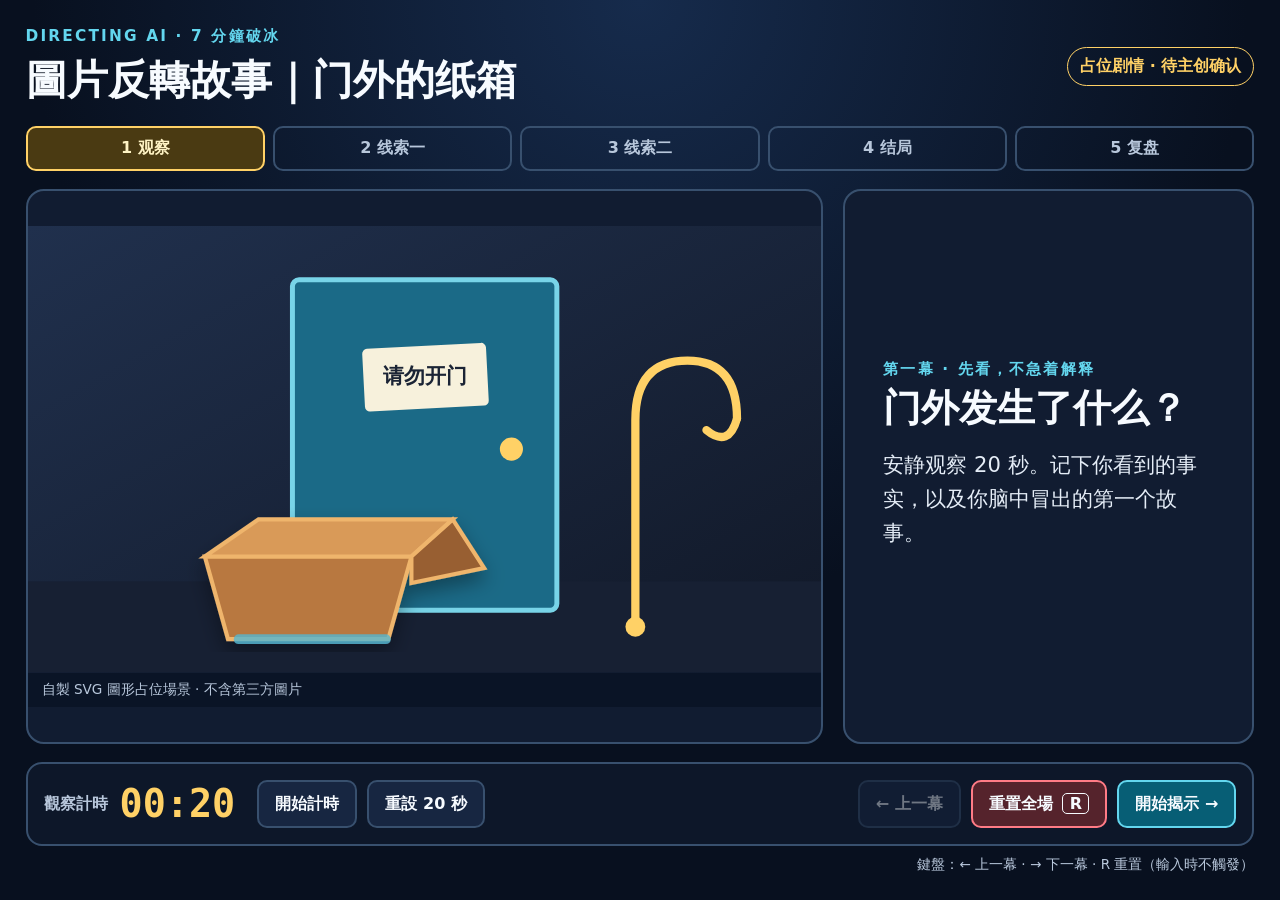
<file: index.html>
<!doctype html>
<html lang="zh-Hant">
<head>
  <meta charset="utf-8"><meta name="viewport" content="width=device-width, initial-scale=1"><meta name="color-scheme" content="dark">
  <title>圖片反轉故事｜離線課堂遊戲</title><link rel="stylesheet" href="styles.css">
</head>
<body>
<main class="game-shell" aria-labelledby="story-title">
  <header class="topbar"><div><p class="kicker">DIRECTING AI · 7 分鐘破冰</p><h1 id="story-title">圖片反轉故事</h1></div><p id="placeholder-notice" class="status-chip">占位劇情 · 待主創確認</p></header>
  <nav aria-label="故事進度"><ol id="progress" class="progress"></ol></nav>
  <section class="stage-grid">
    <figure id="scene" class="scene" role="img">
      <svg viewBox="0 0 960 540" aria-hidden="true" focusable="false">
        <defs><linearGradient id="wall" x1="0" y1="0" x2="1" y2="1"><stop offset="0" stop-color="#20304d"/><stop offset="1" stop-color="#111827"/></linearGradient><filter id="shadow"><feDropShadow dx="0" dy="12" stdDeviation="12" flood-opacity=".35"/></filter></defs>
        <rect width="960" height="540" fill="url(#wall)"/><rect y="430" width="960" height="110" fill="#172033"/>
        <rect x="320" y="65" width="320" height="400" rx="8" fill="#1b6a87" stroke="#78d4e8" stroke-width="6"/><circle cx="585" cy="270" r="14" fill="#ffd166"/>
        <rect x="406" y="145" width="150" height="76" rx="6" fill="#f7f1dc" transform="rotate(-3 481 183)"/><text id="scene-note" x="481" y="190" text-anchor="middle" fill="#1b2435" font-size="25" font-weight="800">请勿开门</text>
        <g filter="url(#shadow)"><path d="M214 400h250l-28 100H242z" fill="#b8783f" stroke="#efb56c" stroke-width="5"/><path d="M214 400l65-45h235l-50 45z" fill="#d99a59" stroke="#efb56c" stroke-width="5"/><path d="M464 400l50-45 38 59-88 18z" fill="#985e32" stroke="#efb56c" stroke-width="5"/><path d="M255 500h178" stroke="#56b7d1" stroke-width="12" stroke-linecap="round" opacity=".8"/></g>
        <g stroke="#ffd166" stroke-width="10" fill="none" stroke-linecap="round"><path d="M735 482V235q0-72 63-72 60 0 60 70"/><path d="M858 233q-10 36-37 14"/></g><circle cx="735" cy="485" r="12" fill="#ffd166"/>
      </svg><figcaption>自製 SVG 圖形占位場景 · 不含第三方圖片</figcaption>
    </figure>
    <article class="story-panel" aria-live="polite"><p id="eyebrow" class="eyebrow"></p><h2 id="stage-heading"></h2><p id="stage-prompt" class="prompt"></p><ul id="clue-list" class="clue-list" aria-label="已揭示線索"></ul></article>
  </section>
  <section class="teacher-console" aria-label="老師控制台">
    <div class="timer-block"><span class="timer-label">觀察計時</span><output id="timer" class="timer" aria-live="polite">00:20</output><div class="timer-actions"><button id="timer-toggle" type="button">開始計時</button><button id="timer-reset" type="button">重設 20 秒</button></div></div>
    <div class="navigation-actions"><button id="prev" class="secondary" type="button">← 上一幕</button><button id="reset" class="danger" type="button">重置全場 <span class="key">R</span></button><button id="next" class="primary" type="button">下一幕 →</button></div>
  </section>
  <p class="keyboard-help">鍵盤：← 上一幕 · → 下一幕 · R 重置（輸入時不觸發）</p>
  <noscript><p class="noscript">JavaScript 未啟用。請改開同資料夾中的 <a href="fallback.html">fallback.html 靜態降級版</a>。</p></noscript>
</main><script src="story-data.js"></script><script src="app.js"></script>
</body></html>
</file>
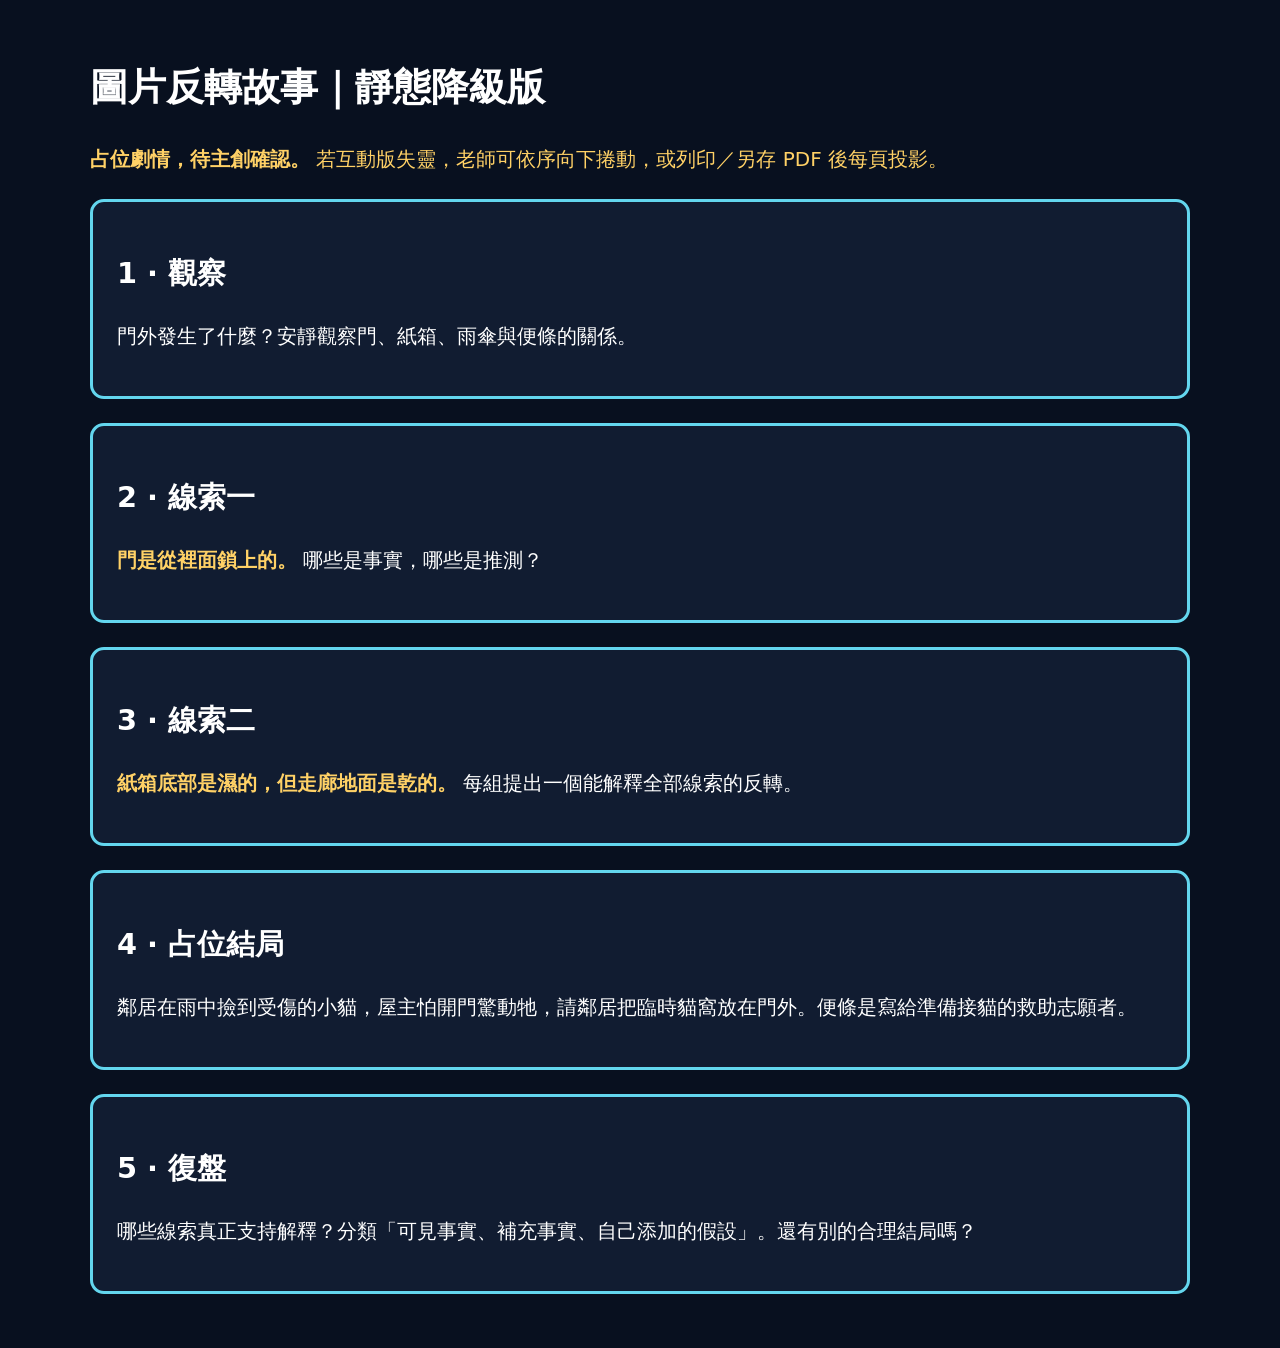
<file: fallback.html>
<!doctype html><html lang="zh-Hant"><head><meta charset="utf-8"><meta name="viewport" content="width=device-width,initial-scale=1"><title>圖片反轉故事｜靜態降級版</title><style>body{margin:0;background:#08101f;color:#fff;font:20px/1.6 system-ui,sans-serif}main{max-width:1100px;margin:auto;padding:30px}h1{font-size:2.4rem}.notice{color:#ffd166}section{margin:24px 0;padding:24px;border:3px solid #63d6ee;border-radius:14px;background:#111c31;break-inside:avoid}h2{font-size:1.8rem}strong{color:#ffd166}@media print{body{background:#fff;color:#000}section{background:#fff;border-color:#000;page-break-after:always}.notice,strong{color:#000}}</style></head><body><main><h1>圖片反轉故事｜靜態降級版</h1><p class="notice"><strong>占位劇情，待主創確認。</strong> 若互動版失靈，老師可依序向下捲動，或列印／另存 PDF 後每頁投影。</p><section><h2>1 · 觀察</h2><p>門外發生了什麼？安靜觀察門、紙箱、雨傘與便條的關係。</p></section><section><h2>2 · 線索一</h2><p><strong>門是從裡面鎖上的。</strong> 哪些是事實，哪些是推測？</p></section><section><h2>3 · 線索二</h2><p><strong>紙箱底部是濕的，但走廊地面是乾的。</strong> 每組提出一個能解釋全部線索的反轉。</p></section><section><h2>4 · 占位結局</h2><p>鄰居在雨中撿到受傷的小貓，屋主怕開門驚動牠，請鄰居把臨時貓窩放在門外。便條是寫給準備接貓的救助志願者。</p></section><section><h2>5 · 復盤</h2><p>哪些線索真正支持解釋？分類「可見事實、補充事實、自己添加的假設」。還有別的合理結局嗎？</p></section></main></body></html>
</file>
<file: styles.css>
:root{color-scheme:dark;--bg:#08101f;--panel:#111c31;--panel-2:#172641;--text:#f7fbff;--muted:#b8c7db;--cyan:#63d6ee;--yellow:#ffd166;--red:#ff7b86;--border:#38506e;font-family:Inter,ui-sans-serif,system-ui,-apple-system,"PingFang TC","Microsoft JhengHei",sans-serif}*{box-sizing:border-box}body{margin:0;min-width:320px;background:radial-gradient(circle at top,#162b4c 0,var(--bg) 55%);color:var(--text)}button{font:inherit}.game-shell{width:min(1500px,100%);min-height:100vh;margin:0 auto;padding:clamp(16px,2vw,32px);display:flex;flex-direction:column;gap:18px}.topbar{display:flex;align-items:center;justify-content:space-between;gap:20px}.kicker,.eyebrow{margin:0 0 6px;color:var(--cyan);font-size:clamp(.78rem,1.2vw,1rem);font-weight:800;letter-spacing:.14em;text-transform:uppercase}h1{margin:0;font-size:clamp(1.8rem,3.2vw,3.25rem)}.status-chip{margin:0;padding:8px 12px;border:1px solid var(--yellow);border-radius:999px;color:var(--yellow);font-weight:750;text-align:center}.progress{display:grid;grid-template-columns:repeat(5,1fr);gap:8px;padding:0;margin:0;list-style:none;counter-reset:stage}.progress li{counter-increment:stage;padding:10px 8px;border:2px solid var(--border);border-radius:10px;color:var(--muted);text-align:center;font-weight:750}.progress li::before{content:counter(stage) " "}.progress li.current{border-color:var(--yellow);background:#4a3a12;color:#fff3c4}.progress li.done{border-color:var(--cyan);background:#123847;color:#d9f9ff}.stage-grid{display:grid;grid-template-columns:minmax(0,1.55fr) minmax(330px,.8fr);gap:20px;flex:1;min-height:0}.scene,.story-panel{margin:0;border:2px solid var(--border);border-radius:18px;background:var(--panel);overflow:hidden}.scene{position:relative;display:flex;flex-direction:column;justify-content:center}.scene svg{display:block;width:100%;aspect-ratio:16/9}.scene figcaption{padding:8px 14px;background:#0a1426;color:var(--muted);font-size:.85rem}.story-panel{padding:clamp(22px,3vw,46px);display:flex;flex-direction:column;justify-content:center}.story-panel h2{margin:0 0 18px;font-size:clamp(1.9rem,3vw,3.6rem);line-height:1.14}.prompt{margin:0;color:#e5edf7;font-size:clamp(1.15rem,1.65vw,1.55rem);line-height:1.6}.clue-list{display:grid;gap:10px;margin:24px 0 0;padding:0;list-style:none}.clue-list li{padding:12px 14px;border-left:5px solid var(--yellow);background:var(--panel-2);font-size:clamp(1rem,1.35vw,1.25rem)}.teacher-console{display:grid;grid-template-columns:minmax(310px,.75fr) 1.25fr;gap:16px;padding:16px;border:2px solid var(--border);border-radius:16px;background:#0d1729}.timer-block{display:grid;grid-template-columns:auto auto 1fr;align-items:center;gap:12px}.timer-label{color:var(--muted);font-weight:700}.timer{min-width:5ch;color:var(--yellow);font:800 clamp(2rem,3vw,3.1rem)/1 ui-monospace,monospace;font-variant-numeric:tabular-nums}.timer-actions,.navigation-actions{display:flex;flex-wrap:wrap;justify-content:flex-end;gap:10px}button{min-height:48px;padding:10px 16px;border:2px solid var(--border);border-radius:10px;background:var(--panel-2);color:var(--text);font-weight:800;cursor:pointer;touch-action:manipulation}button:hover{border-color:var(--cyan)}button:focus-visible{outline:4px solid var(--yellow);outline-offset:3px}button:disabled{cursor:not-allowed;opacity:.42}.primary{border-color:var(--cyan);background:#075e75}.danger{border-color:var(--red);background:#55232c}.key{display:inline-block;min-width:1.7em;margin-left:4px;border:1px solid currentColor;border-radius:5px}.keyboard-help{margin:-8px 0 0;color:var(--muted);text-align:right;font-size:.85rem}.noscript{padding:12px;border:2px solid var(--red);background:#401c24}.noscript a{color:#fff}@media(max-width:900px){.stage-grid,.teacher-console{grid-template-columns:1fr}.story-panel{min-height:330px}.timer-block{grid-template-columns:auto auto}.timer-actions{grid-column:1/-1;justify-content:flex-start}}@media(max-width:600px){.topbar{align-items:flex-start;flex-direction:column}.progress{gap:4px}.progress li{padding:8px 2px;font-size:.72rem}.progress li::before{display:block}.navigation-actions button{flex:1 1 42%}.navigation-actions .danger{order:3;flex-basis:100%}.keyboard-help{display:none}}@media(prefers-reduced-motion:reduce){*{scroll-behavior:auto!important}}@media print{body{background:#fff;color:#000}.game-shell{display:block}.teacher-console,.keyboard-help{display:none}}
</file>
